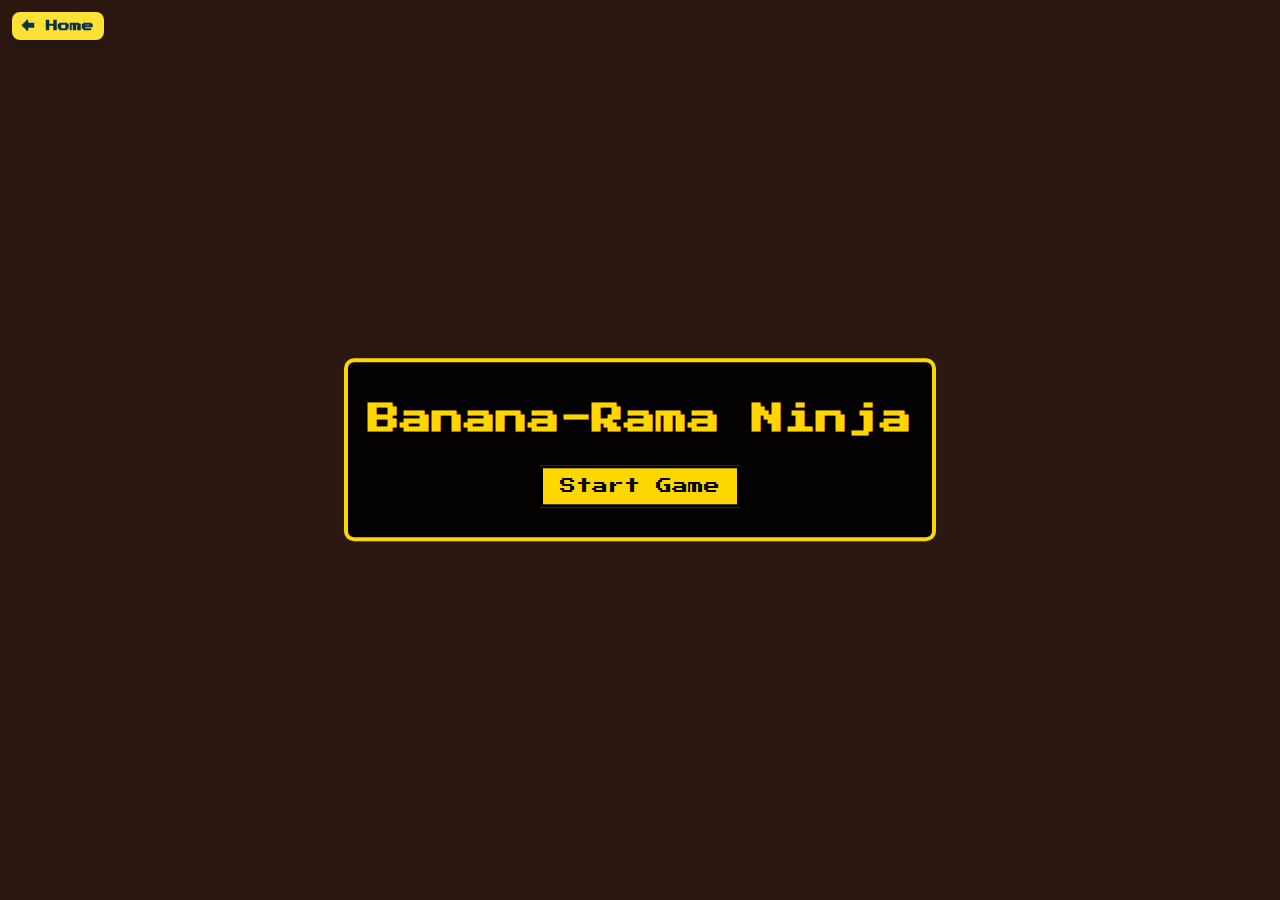
<file: Banana-Rama Ninja/index.html>
<!DOCTYPE html>
<html lang="en">
  <head>
    <meta charset="UTF-8" />
    <meta name="viewport" content="width=device-width, initial-scale=1.0" />
    <title>Banana-Rama Ninja</title>
    <link rel="preconnect" href="https://fonts.googleapis.com" />
    <link rel="preconnect" href="https://fonts.gstatic.com" crossorigin />
    <link
      href="https://fonts.googleapis.com/css2?family=Press+Start+2P&display=swap"
      rel="stylesheet"
    />
    <link rel="stylesheet" href="style.css" />
  </head>
  <body>
    <!-- Home Button -->
    <a href="../index.html" id="homeBtn" class="home-btn" title="Back to Games"
      >← Home</a
    >

    <!-- Game Canvas -->
    <canvas id="gameCanvas"></canvas>

    <!-- Level Announcement -->
    <div id="levelAnnouncement"></div>

    <!-- HUD -->
    <div id="hud">
      <div id="player-name">
        Player: <span id="playerName">Loading...</span>
      </div>
      <div id="level-display">Level: <span id="currentLevel">1</span></div>
      <div id="lives">Lives: <span id="livesCount">3</span></div>
      <div id="coins">Coins: <span id="coinsCount">0</span></div>
      <div id="timer">Time: <span id="timerDisplay">0:00.00</span></div>
    </div>

    <!-- Main Menu -->
    <div id="mainMenu" class="menu">
      <h1>Banana-Rama Ninja</h1>
      <button id="startGame">Start Game</button>
    </div>

    <!-- Level Select Screen -->
    <div id="level-select-screen" class="menu">
      <h2>Select Level</h2>
      <div id="level-grid">
        <!-- Levels will be generated by JavaScript -->
      </div>
      <div class="level-select-buttons">
        <button id="levelSelectLeaderboardBtn" class="leaderboard-btn">
          🏆 Leaderboard
        </button>
        <button id="backToMain" class="back-btn">Back to Main Menu</button>
      </div>
    </div>

    <!-- Pause Menu -->
    <div id="pauseMenu" class="menu">
      <h2>Game Paused</h2>
      <button id="resumeGame">Resume</button>
      <button id="restartLevel">Restart Level</button>
      <button id="leaderboardBtn" class="leaderboard-btn">
        🏆 Leaderboard
      </button>
      <button id="levelSelectBtn">Level Select</button>
      <button id="resetProgress" class="reset-btn">Reset All Progress</button>
    </div>

    <!-- Game Over Screen -->
    <div id="gameOverScreen" class="menu">
      <h2>Game Over</h2>
      <p>Final Score: <span id="finalScore">0</span></p>
      <button id="retryLevel">Retry Level</button>
      <button id="gameOverMainMenu">Main Menu</button>
    </div>

    <!-- Win Screen -->
    <div id="winScreen" class="menu">
      <h2>Level <span id="levelCompleted">1</span> Complete!</h2>
      <p>Score: <span id="winFinalScore">0</span></p>
      <button id="nextLevel">Next Level</button>
      <button id="selectLevel">Level Select</button>
      <button id="winMainMenu">Main Menu</button>
    </div>

    <!-- Victory Screen (All Levels Complete) -->
    <div id="victoryScreen" class="menu">
      <h1>🎉 Game Complete! 🎉</h1>
      <h2>You are a Banana-Rama Ninja!</h2>
      <p>Total Coins Collected: <span id="totalCoins">0</span></p>
      <p>Completion Time: <span id="completionTime">0:00.00</span></p>
      <button id="playAgainVictory">Play Again</button>
      <button id="victoryMainMenu">Main Menu</button>
    </div>

    <!-- Leaderboard Screen -->
    <div id="leaderboardScreen" class="menu leaderboard-menu">
      <h2>🏆 Ninja Leaderboard 🏆</h2>
      <div class="leaderboard-controls">
        <button id="filterByTime" class="filter-btn active">Best Time</button>
        <button id="filterByCoins" class="filter-btn">Highest Coins</button>
        <button id="changePlayerName" class="change-name-btn">
          Change Name
        </button>
      </div>
      <div id="leaderboardContent">
        <div id="leaderboardTable">
          <!-- Leaderboard entries will be generated by JavaScript -->
        </div>
      </div>
      <div class="leaderboard-footer">
        <p>
          Current Player: <strong id="currentPlayerDisplay">Loading...</strong>
        </p>
        <button id="closeLeaderboard" class="back-btn">Close</button>
      </div>
    </div>

    <!-- Controls Instructions -->
    <div id="controls" class="menu">
      <p>Controls:</p>
      <p>A/D or ←/→ - Move Left/Right</p>
      <p>W/↑/Space - Jump</p>
      <p>P/Esc - Pause</p>
    </div>

    <script src="game.js" defer></script>
  </body>
</html>
</file>
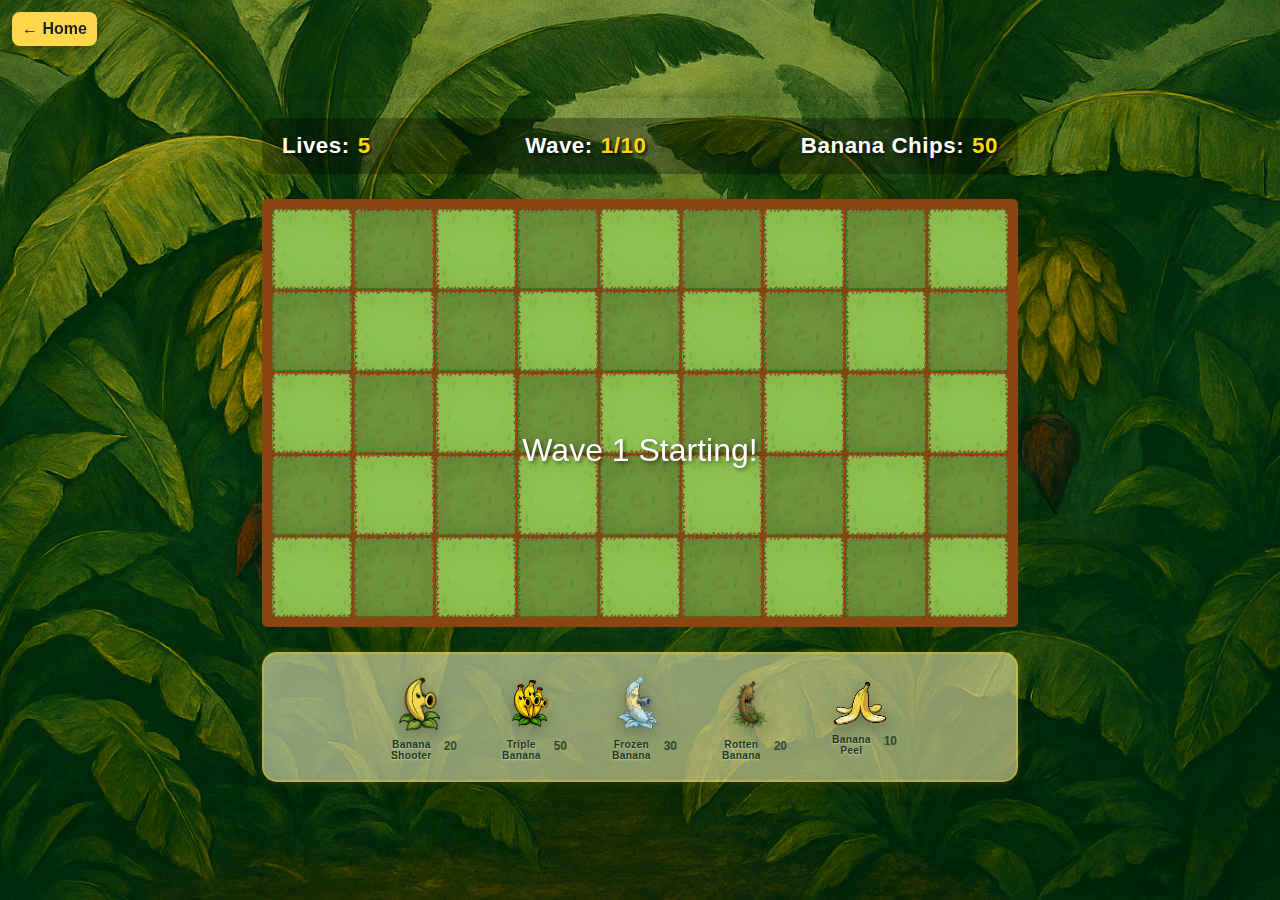
<file: BananaVsMonkeys/BvM.html>
<!DOCTYPE html>
<html lang="en">
  <head>
    <meta charset="UTF-8" />
    <meta name="viewport" content="width=device-width, initial-scale=1.0" />
    <title>Bananas vs. Monkeys</title>
    <link rel="stylesheet" href="BvM.css" />
  </head>
  <body>
    <a class="home-btn" href="../index.html">← Home</a>
    <div class="game-container">
      <div class="game-header">
        <div class="lives">Lives: <span id="lives">5</span></div>
        <div class="wave">Wave: <span id="waveCounter">0/10</span></div>
        <div class="resources">
          Banana Chips: <span id="resources">50</span>
        </div>
      </div>
      <div class="game-grid" id="gameGrid">
        <!-- Grid will be generated by JavaScript -->
      </div>
      <div class="banana-selection">
        <!-- Banana types will be added here -->
      </div>
    </div>
    <script src="BvM.js"></script>
  </body>
</html>
</file>
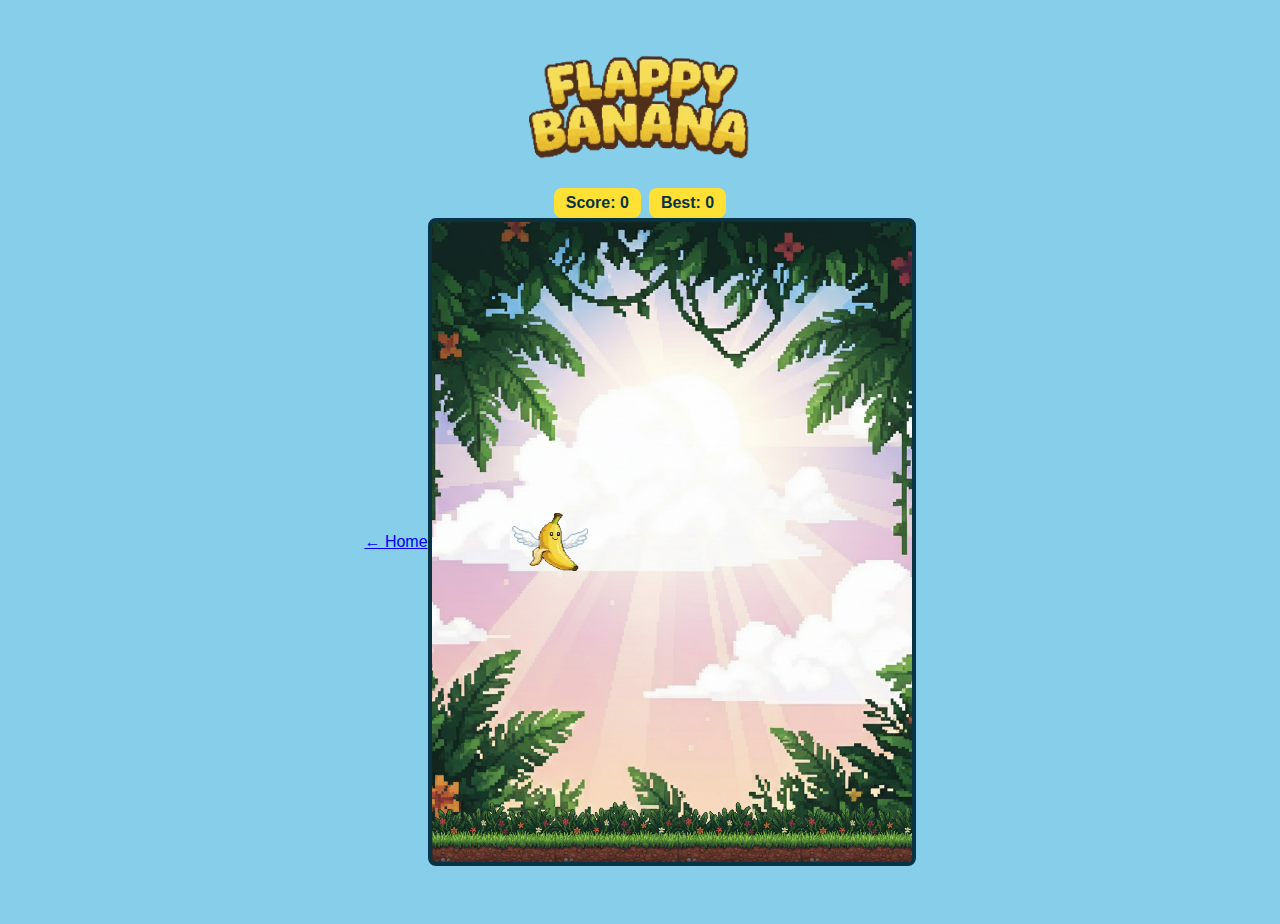
<file: FlappyBanana/flappy.html>
<!doctype html>
<html lang="en">
<head>
  <meta charset="utf-8" />
  <meta name="viewport" content="width=device-width,initial-scale=1" />
  <title>Flappy Banana</title>
  <link rel="stylesheet" href="flappy.css">
</head>
<body>
  <main class="wrap">
    <div class="logo-wrap">
      <img id="gameLogo" src="assets/sprites/logo.png" alt="Flappy Banana" onerror="this.style.display='none'">
      <div id="scoreBoard" class="score-board" role="status" aria-live="polite">
        <div id="score">Score: 0</div>
        <div id="best">Best: 0</div>
      </div>
    </div>

    <div class="game-area">
      <a id="homeBtn" class="home-btn" href="../index.html" aria-label="Back to home">← Home</a>
      <canvas id="flappyCanvas" width="480" height="640"></canvas>
    </div>

    <!-- controls removed to keep the UI minimal per request -->

    <!-- footer removed to keep the UI compact per request -->
  </main>

  <script src="flappy.js"></script>
</body>
</html>
</file>
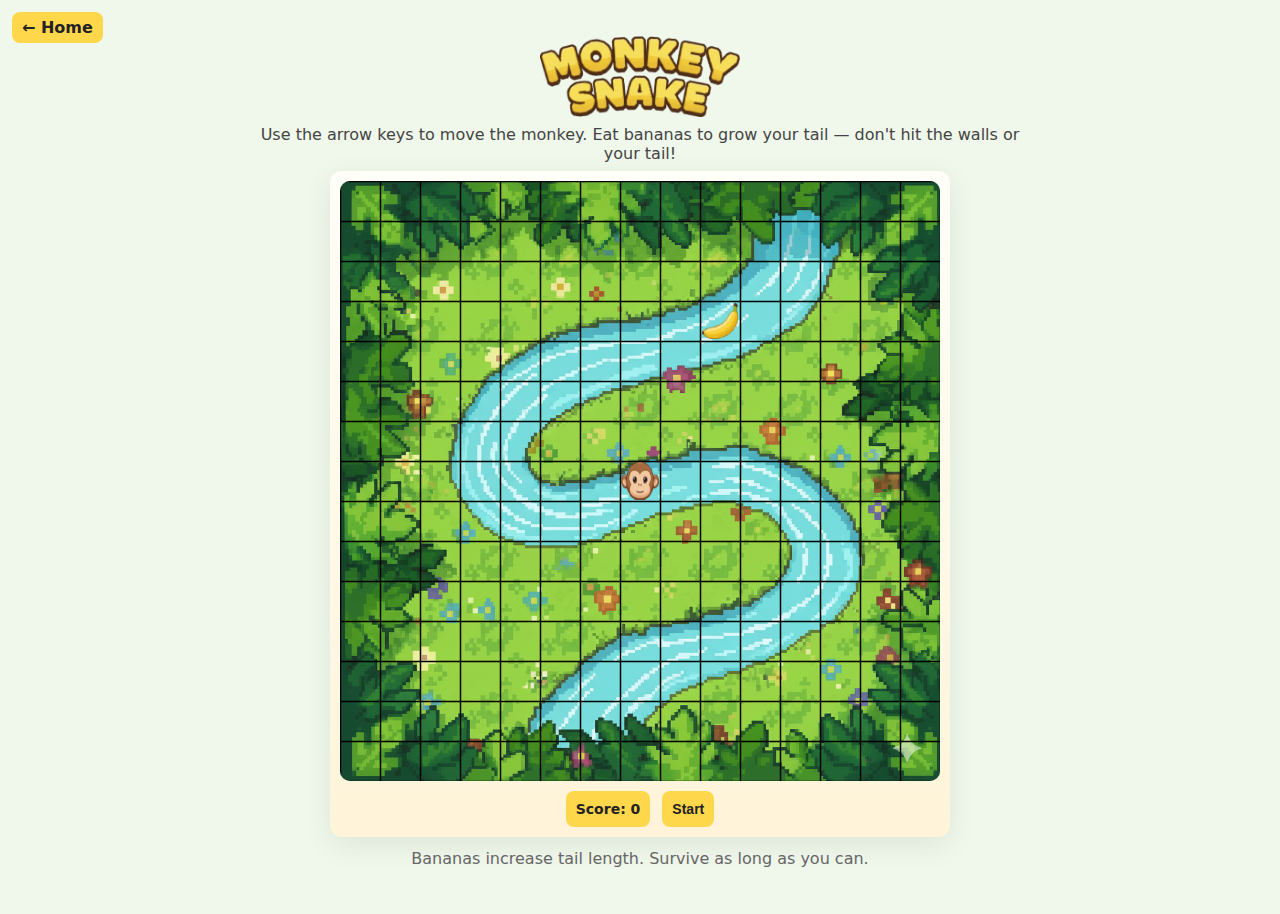
<file: MonkeySnake/monkey.html>
<!doctype html>
<html lang="en">
<head>
  <meta charset="utf-8" />
  <meta name="viewport" content="width=device-width,initial-scale=1" />
  <title>Monkey Snake</title>
  <link rel="stylesheet" href="monkey.css">
</head>
<body>
  <main class="wrap">
    <a class="home-btn" href="../index.html">← Home</a>
  <img class="logo" src="./assets/sprites/logo.png" alt="Monkey Snake">
    <h1 class="sr-only">Monkey Snake</h1>

    <p class="hint">Use the arrow keys to move the monkey. Eat bananas to grow your tail — don't hit the walls or your tail!</p>

    <div class="game-area">
      <canvas id="gameCanvas" width="600" height="600"></canvas>
      <div class="hud">
        <div id="score">Score: 0</div>
        <button id="startBtn">Start</button>
      </div>
    </div>

    <p class="controls-note">Bananas increase tail length. Survive as long as you can.</p>
  </main>

  <script src="monkey.js"></script>
</body>
</html>
</file>
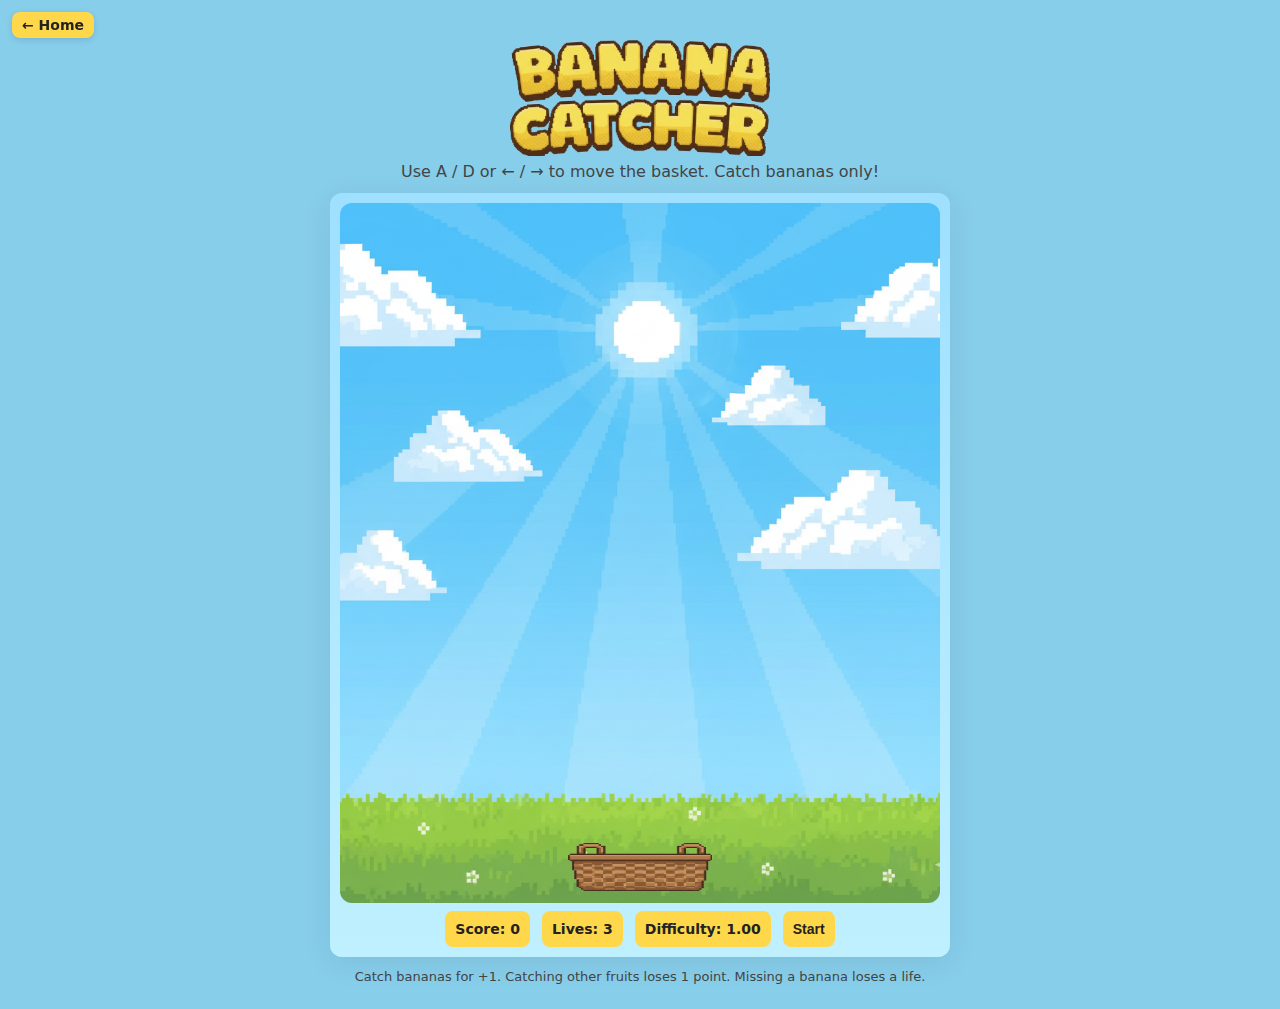
<file: BananaCatcher/BananaCatcher/banana.html>
<!doctype html>
<html lang="en">
<head>
  <meta charset="utf-8" />
  <meta name="viewport" content="width=device-width,initial-scale=1" />
  <title>Banana Catcher</title>
  <link rel="stylesheet" href="banana.css">
</head>
<body>
  <main class="wrap">
  <a class="home-btn" href="../../index.html">← Home</a>
  <img class="logo" src="./assets/sprites/logo.png" alt="Banana Catcher">
  <h1 class="sr-only">Banana Catcher</h1>
    <p class="hint">Use A / D or ← / → to move the basket. Catch bananas only!</p>

    <div class="game-area">
      <canvas id="gameCanvas" width="600" height="700"></canvas>
      <div class="hud">
        <div id="score">Score: 0</div>
        <div id="lives">Lives: 3</div>
  <div id="difficulty" aria-live="polite">Difficulty: 1.00</div>
        <button id="startBtn">Start</button>
      </div>
    </div>

    <p class="controls-note">Catch bananas for +1. Catching other fruits loses 1 point. Missing a banana loses a life.</p>
  </main>

  <script src="banana.js"></script>
</body>
</html>
</file>
<file: Banana-Rama Ninja/style.css>
/* General Styles */
body {
  margin: 0;
  padding: 0;
  background-color: #2c1810; /* Dark brown background */
  font-family: "Press Start 2P", cursive;
  overflow: hidden;
  display: flex;
  justify-content: center;
  align-items: center;
  min-height: 100vh;
}

/* Home Button Styling */
.home-btn {
  position: fixed;
  top: 12px;
  left: 12px;
  z-index: 9999;
  background: #ffe135;
  color: #083344;
  padding: 8px 10px;
  border-radius: 8px;
  font-weight: 800;
  text-decoration: none;
  box-shadow: 0 6px 12px rgba(0, 0, 0, 0.15);
  cursor: pointer;
  display: inline-flex;
  align-items: center;
  gap: 6px;
  transition: transform 0.2s ease;
  font-size: 12px;
}

.home-btn:focus {
  outline: 3px solid rgba(8, 51, 68, 0.12);
  outline-offset: 3px;
}

.home-btn:hover {
  transform: translateY(-2px);
}

/* Canvas Styling */
#gameCanvas {
  border: 4px solid #ffd700;
  background-color: #87ceeb; /* Sky blue background */
  position: absolute;
  top: 50%;
  left: 50%;
  transform: translate(-50%, -50%);
  image-rendering: pixelated;
  display: none;
}

#gameCanvas.visible {
  display: block;
}

/* HUD Styling */
#hud {
  position: absolute;
  top: 20px;
  left: 20px;
  color: #ffd700;
  font-size: 14px;
  z-index: 1;
  display: flex;
  flex-direction: column;
  gap: 12px;
}

#player-name,
#level-display,
#lives,
#coins,
#timer {
  margin: 0;
  padding: 12px 16px;
  background: linear-gradient(
    135deg,
    rgba(0, 0, 0, 0.85),
    rgba(20, 20, 20, 0.9)
  );
  border: 2px solid #ffd700;
  border-radius: 12px;
  box-shadow: 0 4px 12px rgba(0, 0, 0, 0.6);
  text-shadow: 2px 2px 0 #000;
  font-weight: bold;
  position: relative;
  transition: all 0.3s ease;
  backdrop-filter: blur(5px);
  min-width: 140px;
  animation: breathe 6s ease-in-out infinite;
}

#level-display:hover,
#lives:hover,
#coins:hover,
#timer:hover {
  transform: translateY(-2px);
  box-shadow: 0 6px 16px rgba(255, 215, 0, 0.4);
  border-color: #ffed4a;
}

/* Icons for each HUD element */
#player-name::before {
  content: "🥷";
  margin-right: 8px;
  font-size: 16px;
}

#level-display::before {
  content: "🏆";
  margin-right: 8px;
  font-size: 16px;
}

#lives::before {
  content: "❤️";
  margin-right: 8px;
  font-size: 16px;
}

#coins::before {
  content: "🍌";
  margin-right: 8px;
  font-size: 16px;
}

#timer::before {
  content: "⏱️";
  margin-right: 8px;
  font-size: 16px;
}

/* Glow effect for important stats */
#player-name {
  border-color: #9b59b6;
  color: #9b59b6;
}

#player-name:hover {
  border-color: #bb77d6;
  box-shadow: 0 6px 16px rgba(155, 89, 182, 0.4);
}

#lives {
  border-color: #ff6b6b;
  color: #ff6b6b;
}

#lives:hover {
  border-color: #ff8e8e;
  box-shadow: 0 6px 16px rgba(255, 107, 107, 0.4);
}

#coins {
  border-color: #ffd700;
  color: #ffd700;
}

#timer {
  border-color: #4ecdc4;
  color: #4ecdc4;
}

#timer:hover {
  border-color: #6ee7de;
  box-shadow: 0 6px 16px rgba(78, 205, 196, 0.4);
}

/* Pulsing animation for lives when low */
@keyframes lowLivesPulse {
  0%,
  100% {
    box-shadow: 0 4px 12px rgba(255, 107, 107, 0.6);
    border-color: #ff6b6b;
  }
  50% {
    box-shadow: 0 6px 20px rgba(255, 107, 107, 1);
    border-color: #ff4757;
  }
}

/* Glow animation for collecting coins */
@keyframes collectGlow {
  0% {
    box-shadow: 0 4px 12px rgba(255, 193, 7, 0.6);
    transform: scale(1);
  }
  50% {
    box-shadow: 0 6px 25px rgba(255, 193, 7, 1);
    transform: scale(1.05);
  }
  100% {
    box-shadow: 0 4px 12px rgba(255, 193, 7, 0.6);
    transform: scale(1);
  }
}

/* Level completion animation */
@keyframes levelComplete {
  0% {
    box-shadow: 0 4px 12px rgba(40, 167, 69, 0.6);
    transform: scale(1);
  }
  25% {
    box-shadow: 0 8px 30px rgba(40, 167, 69, 1);
    transform: scale(1.1);
  }
  50% {
    box-shadow: 0 6px 25px rgba(40, 167, 69, 0.8);
    transform: scale(1.05);
  }
  100% {
    box-shadow: 0 4px 12px rgba(40, 167, 69, 0.6);
    transform: scale(1);
  }
}

/* Subtle breathing animation for HUD elements */
@keyframes breathe {
  0%,
  100% {
    opacity: 0.95;
    border-color: rgba(255, 215, 0, 0.7);
  }
  50% {
    opacity: 1;
    border-color: rgba(255, 215, 0, 0.9);
  }
}

/* Life lost popup animation */
@keyframes lifeLostAnimation {
  0% {
    opacity: 0;
    transform: translate(-50%, -50%) scale(0.5);
  }
  15% {
    opacity: 1;
    transform: translate(-50%, -50%) scale(1.2);
  }
  30% {
    opacity: 1;
    transform: translate(-50%, -50%) scale(1);
  }
  85% {
    opacity: 1;
    transform: translate(-50%, -50%) scale(1);
  }
  100% {
    opacity: 0;
    transform: translate(-50%, -50%) scale(0.8);
  }
}

/* Life gained popup animation */
@keyframes lifeGainedAnimation {
  0% {
    opacity: 0;
    transform: translate(-50%, -50%) scale(0.5);
  }
  15% {
    opacity: 1;
    transform: translate(-50%, -50%) scale(1.2);
  }
  30% {
    opacity: 1;
    transform: translate(-50%, -50%) scale(1);
  }
  85% {
    opacity: 1;
    transform: translate(-50%, -50%) scale(1);
  }
  100% {
    opacity: 0;
    transform: translate(-50%, -50%) scale(0.8);
  }
}

.life-lost-popup {
  animation: lifeLostAnimation 2s ease-out forwards;
}

.life-gained-popup {
  animation: lifeGainedAnimation 2s ease-out forwards;
}

/* Animation classes */
.collect-glow {
  animation: collectGlow 0.3s ease-out;
}

.level-complete {
  animation: levelComplete 0.5s ease-out;
}

#lives.low-lives {
  animation: lowLivesPulse 1s infinite;
}

/* Level Announcement */
#levelAnnouncement {
  position: absolute;
  top: 50px;
  left: 50%;
  transform: translateX(-50%);
  font-size: 32px;
  color: #ffd700;
  text-shadow: 4px 4px 0 #000;
  text-align: center;
  z-index: 10;
  opacity: 0;
  transition: opacity 0.5s ease-in-out;
  pointer-events: none;
}

/* Menu Styling (shared between all menus) */
.menu {
  display: none;
  position: absolute;
  top: 50%;
  left: 50%;
  transform: translate(-50%, -50%);
  background-color: rgba(0, 0, 0, 0.9);
  padding: 20px;
  border-radius: 10px;
  text-align: center;
  color: #ffd700;
  border: 4px solid #ffd700;
  z-index: 2;
}

.menu h1 {
  font-size: 32px;
  color: #ffd700;
  text-shadow: 3px 3px 0 #000;
  margin-bottom: 30px;
}

.menu h2 {
  font-size: 24px;
  margin-bottom: 20px;
}

.menu button {
  display: block;
  width: 200px;
  margin: 10px auto;
  padding: 10px;
  font-family: "Press Start 2P", cursive;
  font-size: 16px;
  background-color: #ffd700;
  border: 3px solid #000;
  color: #000;
  cursor: pointer;
  transition: all 0.2s;
}

.menu button:hover {
  background-color: #ffed4a;
  transform: scale(1.05);
}

.menu button:active {
  transform: scale(0.95);
}

/* Controls Instructions */
#controls {
  position: absolute;
  bottom: 20px;
  right: 20px;
  background-color: rgba(0, 0, 0, 0.7);
  padding: 15px;
  border-radius: 5px;
  font-size: 12px;
  color: #ffd700;
  text-align: left;
}

#controls p {
  margin: 5px 0;
}

/* Level Select Screen */
#level-select-screen {
  width: 98%;
  max-width: 1100px;
  padding: 40px 20px;
}

#level-select-screen.active {
  display: flex !important;
  flex-direction: column;
  align-items: center;
  justify-content: center;
}

#level-select-screen h2 {
  margin-bottom: 30px;
}

#level-grid {
  display: grid;
  grid-template-columns: repeat(5, 1fr);
  gap: 20px;
  margin: 20px 0;
  padding: 0;
  background: transparent;
  border-radius: 0;
  width: 100%;
  max-width: 550px;
  justify-content: center;
}

.level-btn {
  aspect-ratio: 1;
  border-radius: 12px;
  background-color: #8b4513;
  border: 3px solid #000;
  color: #ffd700;
  font-family: "Press Start 2P", cursive;
  font-size: 20px;
  font-weight: bold;
  cursor: pointer;
  transition: all 0.2s;
  box-shadow: 0 4px 8px rgba(0, 0, 0, 0.3);
  position: relative;
  display: flex;
  align-items: center;
  justify-content: center;
}

.level-btn:hover:not(:disabled) {
  transform: scale(1.08);
  background-color: #a0522d;
  box-shadow: 0 6px 12px rgba(0, 0, 0, 0.5);
}

.level-btn:active:not(:disabled) {
  transform: scale(0.95);
}

.level-btn:disabled {
  background-color: #555;
  color: #888;
  cursor: not-allowed;
  opacity: 0.6;
}

.level-btn:disabled::after {
  content: "🔒";
  position: absolute;
  font-size: 24px;
  text-shadow: none;
}

.back-btn {
  margin-top: 20px;
  width: 200px;
}

/* Level Select Buttons */
.level-select-buttons {
  display: flex;
  justify-content: center;
  gap: 20px;
  margin-top: 20px;
  flex-wrap: wrap;
}

.level-select-buttons button {
  width: 200px;
  margin: 0;
}

/* Menu States */
.menu.active {
  display: block;
}

#level-select-screen.active ~ #hud {
  display: none;
}

#level-select-screen.active #hud {
  display: none;
}

#hud.hidden {
  display: none;
}

/* Victory Screen */
#victoryScreen {
  background: linear-gradient(135deg, #ffe135, #ffd700) !important;
  border-color: #ffe135 !important;
}

#victoryScreen h1 {
  font-size: 36px;
  color: #8b4513;
  text-shadow: 3px 3px 0 #000;
  margin-bottom: 15px;
}

#victoryScreen h2 {
  color: #8b4513;
  text-shadow: 2px 2px 0 #ffe135;
  margin-bottom: 20px;
}

#victoryScreen p {
  font-size: 18px;
  color: #8b4513;
  margin: 20px 0;
}

/* Responsive Design */
/* Reset progress button styling */
.reset-btn {
  background: linear-gradient(135deg, #e74c3c, #c0392b) !important;
  color: white !important;
  border: 2px solid #a93226 !important;
  margin-top: 20px !important;
  position: relative !important;
}

.reset-btn:hover {
  background: linear-gradient(135deg, #c0392b, #a93226) !important;
  transform: translateY(-2px) !important;
  box-shadow: 0 6px 20px rgba(231, 76, 60, 0.4) !important;
}

.reset-btn::before {
  content: "⚠️ ";
  font-size: 14px;
}

/* Leaderboard Menu Styling */
.leaderboard-menu {
  width: 95%;
  max-width: 900px;
  padding: 30px;
  background: linear-gradient(
    135deg,
    rgba(0, 0, 0, 0.95),
    rgba(20, 20, 40, 0.95)
  );
  border: 3px solid #ffd700;
  border-radius: 15px;
  box-shadow: 0 0 30px rgba(255, 215, 0, 0.3);
}

.leaderboard-menu h2 {
  font-size: 28px;
  margin-bottom: 25px;
  text-shadow: 2px 2px 0 #000;
  color: #ffd700;
}

/* Leaderboard Controls */
.leaderboard-controls {
  display: flex;
  justify-content: center;
  gap: 15px;
  margin-bottom: 25px;
  flex-wrap: wrap;
}

.filter-btn,
.change-name-btn {
  padding: 12px 20px;
  border: 2px solid #666;
  background: linear-gradient(135deg, #333, #444);
  color: #fff;
  border-radius: 8px;
  cursor: pointer;
  transition: all 0.3s ease;
  font-family: "Press Start 2P", cursive;
  font-size: 12px;
}

.filter-btn:hover,
.change-name-btn:hover {
  background: linear-gradient(135deg, #444, #555);
  transform: translateY(-2px);
  box-shadow: 0 4px 15px rgba(0, 0, 0, 0.4);
}

.filter-btn.active {
  background: linear-gradient(135deg, #ffd700, #ffed4a);
  color: #000;
  border-color: #ffd700;
  box-shadow: 0 4px 15px rgba(255, 215, 0, 0.4);
}

.change-name-btn {
  background: linear-gradient(135deg, #9b59b6, #bb77d6);
  border-color: #9b59b6;
}

.change-name-btn:hover {
  background: linear-gradient(135deg, #bb77d6, #d896ec);
  border-color: #bb77d6;
}

.leaderboard-btn {
  background: linear-gradient(135deg, #ffd700, #ffed4a) !important;
  color: #000 !important;
  border: 2px solid #ffd700 !important;
}

.leaderboard-btn:hover {
  background: linear-gradient(135deg, #ffed4a, #fff59d) !important;
  transform: translateY(-2px) !important;
  box-shadow: 0 4px 15px rgba(255, 215, 0, 0.4) !important;
}

.leaderboard-btn::before {
  content: "🏆 ";
  font-size: 14px;
}

/* Leaderboard Content */
#leaderboardContent {
  background: rgba(0, 0, 0, 0.3);
  border-radius: 10px;
  padding: 20px;
  margin-bottom: 20px;
  border: 1px solid #555;
}

.leaderboard-header {
  text-align: center;
  margin-bottom: 20px;
}

.leaderboard-header h3 {
  font-size: 18px;
  color: #ffd700;
  margin: 0;
  text-shadow: 1px 1px 0 #000;
}

.no-scores {
  text-align: center;
  padding: 40px 20px;
  color: #999;
}

.no-scores p {
  margin: 10px 0;
  font-size: 14px;
}

/* Leaderboard Table */
.leaderboard-table {
  display: flex;
  flex-direction: column;
  gap: 8px;
}

.table-header,
.table-row {
  display: grid;
  grid-template-columns: 60px 2fr 1fr 1fr 80px 1fr;
  gap: 15px;
  padding: 12px 15px;
  border-radius: 8px;
  align-items: center;
  font-size: 12px;
}

.table-header {
  background: linear-gradient(135deg, #444, #555);
  color: #ffd700;
  font-weight: bold;
  border: 2px solid #666;
}

.table-row {
  background: linear-gradient(
    135deg,
    rgba(255, 255, 255, 0.05),
    rgba(255, 255, 255, 0.1)
  );
  border: 1px solid #333;
  color: #fff;
  transition: all 0.3s ease;
}

.table-row:hover {
  background: linear-gradient(
    135deg,
    rgba(255, 255, 255, 0.1),
    rgba(255, 255, 255, 0.15)
  );
  transform: translateY(-2px);
  box-shadow: 0 4px 15px rgba(0, 0, 0, 0.3);
}

.table-row.current-player {
  background: linear-gradient(
    135deg,
    rgba(155, 89, 182, 0.2),
    rgba(187, 119, 214, 0.3)
  );
  border-color: #9b59b6;
  box-shadow: 0 0 15px rgba(155, 89, 182, 0.3);
}

.table-row.current-player:hover {
  background: linear-gradient(
    135deg,
    rgba(155, 89, 182, 0.3),
    rgba(187, 119, 214, 0.4)
  );
}

.table-row.ultimate-ninja {
  background: linear-gradient(
    135deg,
    rgba(255, 215, 0, 0.2),
    rgba(255, 237, 74, 0.3)
  );
  border-color: #ffd700;
  box-shadow: 0 0 15px rgba(255, 215, 0, 0.3);
}

.table-row.ultimate-ninja:hover {
  background: linear-gradient(
    135deg,
    rgba(255, 215, 0, 0.3),
    rgba(255, 237, 74, 0.4)
  );
}

.table-row.ultimate-ninja.current-player {
  background: linear-gradient(
    135deg,
    rgba(255, 215, 0, 0.25),
    rgba(155, 89, 182, 0.25)
  );
  border: 2px solid #ffd700;
  box-shadow: 0 0 20px rgba(255, 215, 0, 0.4), 0 0 15px rgba(155, 89, 182, 0.2);
}

.rank-col,
.stat-col,
.ninja-col,
.date-col {
  text-align: center;
}

.name-col {
  text-align: left;
  font-weight: bold;
}

.stat-col {
  font-family: monospace;
  font-size: 11px;
}

/* Leaderboard Footer */
.leaderboard-footer {
  text-align: center;
  border-top: 2px solid #444;
  padding-top: 20px;
  margin-top: 20px;
}

.leaderboard-footer p {
  color: #9b59b6;
  font-size: 14px;
  margin-bottom: 15px;
}

.leaderboard-footer strong {
  color: #bb77d6;
}

/* Responsive Design */
@media (max-width: 768px) {
  .menu h1 {
    font-size: 24px;
  }

  .menu button {
    width: 160px;
    font-size: 14px;
  }

  #hud {
    font-size: 14px;
  }

  .leaderboard-menu {
    width: 98%;
    padding: 20px;
  }

  .leaderboard-menu h2 {
    font-size: 20px;
  }

  .table-header,
  .table-row {
    grid-template-columns: 50px 2fr 1fr 1fr 60px 1fr;
    gap: 8px;
    padding: 8px 10px;
    font-size: 10px;
  }

  .level-select-buttons {
    flex-direction: column;
    align-items: center;
    gap: 15px;
  }

  .filter-btn,
  .change-name-btn {
    font-size: 10px;
    padding: 10px 15px;
  }

  .leaderboard-controls {
    flex-direction: column;
    align-items: center;
  }
}
</file>
<file: BananaVsMonkeys/BvM.css>
* {
  margin: 0;
  padding: 0;
  box-sizing: border-box;
}

body {
  display: flex;
  justify-content: center;
  align-items: center;
  min-height: 100vh;
  font-family: "Segoe UI", Tahoma, Geneva, Verdana, sans-serif;
  /* Use provided cartoon-style grid image as a background for a jungle feel */
  background-image: url("./Other Miscellaneous Sprites/jungle_background.png");
  background-size: cover;
  background-position: center;
  background-attachment: fixed;
}

.home-btn {
  position: fixed;
  top: 12px;
  left: 12px;
  z-index: 9999;
  background: #ffd74a;
  color: #222;
  padding: 8px 10px;
  border-radius: 8px;
  font-weight: 700;
  text-decoration: none;
  box-shadow: 0 6px 12px rgba(0, 0, 0, 0.15);
  cursor: pointer;
  display: inline-flex;
  align-items: center;
  gap: 6px;
}

.home-btn:hover {
  background: #ffdf6b;
  transform: translateY(-1px);
  box-shadow: 0 8px 16px rgba(0, 0, 0, 0.2);
}

.home-btn:focus {
  outline: 3px solid rgba(255, 215, 74, 0.3);
  outline-offset: 3px;
}

.game-container {
  background-color: #0000;
  background-size: cover;
  background-position: center;
  padding: 20px;
  border-radius: 10px;
  box-shadow: 0 0 10px rgba(0, 0, 0, 0.2);
}

.game-header {
  display: flex;
  justify-content: space-between;
  margin-bottom: 25px;
  font-size: 1.4em;
  font-weight: 600;
  color: #fff;
  text-shadow: 2px 2px 4px rgba(0, 0, 0, 0.8);
  align-items: center;
  gap: 20px;
  padding: 15px 20px;
  background: rgba(0, 0, 0, 0.3);
  border-radius: 12px;
  letter-spacing: 0.5px;
}

.game-header > div {
  display: flex;
  align-items: center;
  gap: 8px;
}

.game-header span {
  font-weight: 700;
  color: #ffd700;
  text-shadow: 2px 2px 3px rgba(0, 0, 0, 0.9);
}

.game-header .wave {
  font-weight: 700;
}

.game-grid {
  display: grid;
  grid-template-columns: repeat(9, 80px);
  grid-template-rows: repeat(5, 80px);
  gap: 2px;
  background-color: #8b4513;
  padding: 10px;
  border-radius: 5px;
}

.grid-cell {
  border: 1px solid rgba(0, 100, 0, 0.3);
  cursor: pointer;
  position: relative;
  transition: all 0.15s ease-in-out;
  background-size: cover;
  background-position: center;
}

.grid-cell.drag-over {
  background-color: #98fb98;
  box-shadow: inset 0 0 10px rgba(0, 255, 0, 0.3);
  transform: scale(1.02);
}

.banana-selection {
  display: flex;
  gap: 20px;
  margin-top: 25px;
  padding: 18px 24px;
  background: linear-gradient(
    135deg,
    rgba(255, 253, 208, 0.55) 0%,
    rgba(255, 243, 176, 0.55) 100%
  );
  border-radius: 15px;
  align-items: center;
  justify-content: center;
  border: 2px solid rgba(255, 215, 0, 0.3);
  box-shadow: 0 8px 24px rgba(0, 0, 0, 0.2), 0 2px 8px rgba(255, 215, 0, 0.15);
}

.banana-type {
  width: 90px;
  height: 90px;
  border-radius: 12px;
  cursor: pointer;
  background-color: transparent;
  display: flex;
  flex-direction: column;
  align-items: center;
  justify-content: center;
  gap: 8px;
  padding: 8px;
  transition: all 0.2s ease;
  border: 2px solid transparent;
}

.banana-type:hover {
  background-color: rgba(255, 215, 0, 0.4);
  border-color: rgba(255, 215, 0, 0.6);
  transform: translateY(-2px);
}

.banana-type {
  display: flex;
  flex-direction: column;
  align-items: center;
  justify-content: center;
  padding: 6px;
  gap: 6px;
}

.banana-type .banana-img {
  width: 60px;
  height: 60px;
  object-fit: contain;
  display: block;
  filter: drop-shadow(0 4px 8px rgba(0, 0, 0, 0.25));
}

.banana-type .banana-info {
  display: flex;
  width: 100%;
  justify-content: space-between;
  font-size: 0.75em;
  font-weight: 600;
  color: #2f4b2f;
  gap: 4px;
}

.banana-type.selected {
  transform: translateY(-8px) scale(1.05);
  box-shadow: 0 12px 32px rgba(255, 200, 30, 0.3), 0 6px 16px rgba(0, 0, 0, 0.2);
  background-color: rgba(255, 215, 0, 0.5);
  border-color: rgba(255, 215, 0, 0.8);
}

.banana-type .banana-name {
  font-size: 0.85em;
  color: #1a3a1a;
  font-weight: 700;
  text-align: center;
  text-shadow: 0 1px 2px rgba(255, 255, 255, 0.5);
  letter-spacing: 0.3px;
}

.banana-shooter {
  pointer-events: none;
  z-index: 1;
  display: flex;
  justify-content: center;
  align-items: center;
}

.monkey {
  pointer-events: none;
  z-index: 2;
  width: 100% !important;
  height: 100% !important;
  position: absolute;
  background-position: center;
}

.coin {
  cursor: pointer;
  z-index: 4;
  transition: transform 0.2s;
  background-position: center;
  pointer-events: all;
}

.coin:hover {
  transform: scale(1.2);
}

@keyframes float {
  0%,
  100% {
    transform: translateY(0);
  }
  50% {
    transform: translateY(-10px);
  }
}

.projectile {
  position: absolute;
  pointer-events: none;
  z-index: 3;
  transition: left 0.1s linear, top 0.1s linear;
}

/* Start Screen Styles */
.start-screen {
  position: fixed;
  top: 0;
  left: 0;
  width: 100%;
  height: 100%;
  display: flex;
  justify-content: center;
  align-items: center;
  z-index: 1000;
  background-size: cover;
  background-position: center;
}

/* Game Over Screen Styles */
.game-over-screen {
  position: fixed;
  top: 0;
  left: 0;
  width: 100%;
  height: 100%;
  display: flex;
  flex-direction: column;
  justify-content: center;
  align-items: center;
  z-index: 1000;
  background-color: rgba(0, 0, 0, 0.8);
}

.game-over-image {
  max-width: 80%;
  max-height: 60vh;
  margin-bottom: 30px;
}

/* Play Button Styles */
.play-button {
  padding: 15px 40px;
  font-size: 24px;
  background-color: #4caf50;
  color: white;
  border: none;
  border-radius: 8px;
  cursor: pointer;
  transition: transform 0.2s, background-color 0.2s;
  box-shadow: 0 4px 8px rgba(0, 0, 0, 0.2);
}

.play-button:hover {
  transform: scale(1.05);
  background-color: #45a049;
}

.play-button:active {
  transform: scale(0.95);
}
</file>
<file: FlappyBanana/flappy.css>
/* Minimal styling for Flappy Banana */
:root{--bg:#87CEEB;--panel:#ffffffcc;--accent:#FFE135}
html,body{height:100%;margin:0;font-family:Inter,Arial,Helvetica,sans-serif;background:var(--bg);color:#0f172a}
.wrap{max-width:680px;margin:24px auto;padding:12px}
h1{text-align:center;margin:6px 0}
.logo-wrap{display:flex;flex-direction:column;align-items:center;gap:6px}
.logo-wrap img#gameLogo{max-width:320px;width:60%;height:auto;display:block}
.logo-wrap h1#logoFallback{margin:0;font-size:28px}
.logo-wrap #scoreBoard{display:flex;flex-direction:row;align-items:center;gap:8px;margin-top:6px;cursor:pointer}
.logo-wrap button#startBtn{background:var(--accent);border:none;padding:8px 14px;border-radius:8px;font-weight:700;cursor:pointer;margin-top:6px}
.hint{text-align:center;color:#0b1220cc}
.game-area{display:flex;justify-content:center;align-items:center;position:relative}
#flappyCanvas{background-image:url('assets/sprites/pretty_sky_bg.png');background-size:cover;background-position:center;border:4px solid #083344;border-radius:8px;display:block;max-width:100%;height:auto}
#flappyCanvas:focus{outline:none}
#hud{position:absolute;left:12px;top:12px;color:#032;display:flex;flex-direction:column;gap:6px}
#score{background:var(--panel);padding:6px 10px;border-radius:6px;font-weight:700}
#state{background:var(--panel);padding:6px 10px;border-radius:6px;display:none !important}
.score-board{display:flex;flex-direction:row;gap:8px;align-items:center}
#score, #best{background:var(--accent);padding:6px 12px;border-radius:8px;font-weight:800;color:#083344}
#best{}
.controls{display:none}
.tune{margin-top:12px;background:#ffffffcc;padding:10px;border-radius:8px;display:flex;flex-direction:column;gap:8px;align-items:stretch}
.tune-row{display:flex;flex-direction:column;gap:6px}
.tune-row label{font-weight:600;color:#063}
.tune-row input[type=range]{width:100%}
.tune-note{font-size:12px;color:#084}
/* add bottom padding so controls/buttons are never half off-screen on small viewports */
.wrap{max-width:680px;margin:24px auto;padding:12px 12px 40px}

/* overall page background (outside the game canvas) */
body{
	/* overall background removed per user request; use base color */
	background: var(--bg);
	min-height: 100vh;
}
</file>
<file: MonkeySnake/monkey.css>
:root{
  --bg:#f0f7eb;
  --panel:rgba(255,255,255,0.95);
  --accent:#ffd74a;
}
*{box-sizing:border-box}
body{margin:0;font-family:system-ui,-apple-system,Segoe UI,Roboto,Arial;background:var(--bg);color:#222}
.wrap{max-width:820px;margin:18px auto;padding:12px}
.home-btn{position:fixed;left:12px;top:12px;text-decoration:none;background:var(--accent);color:#222;padding:6px 10px;border-radius:8px;font-weight:700;display:inline-flex;align-items:center;justify-content:center}
.logo{display:block;margin:6px auto 8px;max-width:200px;width:48%;height:auto}
.sr-only{position:absolute!important;height:1px;width:1px;overflow:hidden;clip:rect(1px,1px,1px,1px);white-space:nowrap}
.hint{text-align:center;color:#444;margin:8px 0}
.game-area{width:620px;margin:0 auto;background:linear-gradient(#fffef8,#fff4d9);padding:10px;border-radius:12px;box-shadow:0 8px 30px rgba(0,0,0,0.08)}
canvas{display:block;background:#7ec0a7;border-radius:10px}
.hud{display:flex;gap:12px;align-items:center;justify-content:center;margin-top:10px}
#score, #startBtn{background:var(--accent);padding:6px 10px;border-radius:8px;font-weight:700;color:#222;border:0;display:inline-flex;align-items:center;justify-content:center;min-height:36px;font-size:14px}
#startBtn{cursor:pointer}
.controls-note{text-align:center;color:#666;margin-top:12px}
@media (max-width:700px){.game-area{width:100%;padding:8px}canvas{width:100%;height:auto}}
</file>
<file: BananaCatcher/BananaCatcher/banana.css>
:root {
    --bg: #87CEEB;
    --panel: rgba(255, 255, 255, 0.85);
    --accent: #ffd74a;
}

* {
    box-sizing: border-box
}

html,
body {
    height: 100%
}

body {
    margin: 0;
    font-family: system-ui, -apple-system, Segoe UI, Roboto, 'Helvetica Neue', Arial;
    background: var(--bg);
    color: #222
}

.wrap {
    max-width: 900px;
    margin: 20px auto;
    padding: 12px
}

.home-btn {
    position: fixed;
    left: 12px;
    top: 12px;
    text-decoration: none;
    /* match HUD/button style */
    background: var(--accent);
    color: #222;
    padding: 6px 10px;
    border-radius: 8px;
    font-weight: 700;
    font-size: 14px;
    display: inline-flex;
    align-items: center;
    justify-content: center;
    line-height: 1;
    box-shadow: 0 2px 6px rgba(0, 0, 0, 0.12);
}

.logo {
    display: block;
    margin: 8px auto 6px;
    max-width: 260px;
    width: 60%;
    height: auto
}

.sr-only {
    position: absolute !important;
    height: 1px;
    width: 1px;
    overflow: hidden;
    clip: rect(1px, 1px, 1px, 1px);
    white-space: nowrap
}

h1 {
    margin-top: 0
}

.hint {
    color: #444;
    margin: 6px 0 12px;
    text-align: center
}

.game-area {
    position: relative;
    background: linear-gradient(#9fe0ff, #bff0ff);
    /* width includes padding (box-sizing: border-box) so account for 10px padding each side */
    width: 620px;
    margin: 0 auto;
    border-radius: 12px;
    padding: 10px;
    box-shadow: 0 6px 30px rgba(0, 0, 0, 0.08)
}

canvas {
    display: block;
    background: transparent;
    border-radius: 12px
}

#hud {
    display: flex
}

.hud {
    display: flex;
    gap: 12px;
    align-items: center;
    justify-content: center;
    margin-top: 8px
}

/* Make info labels and the start/restart button share the same yellow accent */
#score,
#lives,
#startBtn,
.hud #difficulty {
    background: var(--accent);
    color: #222;
    padding: 6px 10px;
    border-radius: 8px;
    font-weight: 700;
    border: 0;
    display: inline-flex;
    align-items: center;
    justify-content: center;
    min-height: 36px;
    /* keep uniform height */
    line-height: 1;
    font-size: 14px;
    /* ensure button text matches info labels */
}

#startBtn {
    cursor: pointer
}

.hud #difficulty.bump {
    box-shadow: 0 0 0 6px rgba(255, 215, 0, 0.08);
    transform: scale(1.04);
    transition: transform 180ms
}

#resetDifficultyBtn {
    padding: 6px 8px;
    border-radius: 8px;
    border: 0;
    background: #eee;
    cursor: pointer
}

.hud .bump {
    box-shadow: 0 0 0 6px rgba(255, 215, 0, 0.08);
    transform: scale(1.04);
    transition: transform 180ms
}

.controls-note {
    font-size: 13px;
    color: #444;
    text-align: center;
    margin-top: 12px
}

@media (max-width:700px) {
    .game-area {
        width: 100%;
        padding: 8px
    }

    canvas {
        width: 100%;
        height: auto
    }
}
</file>
